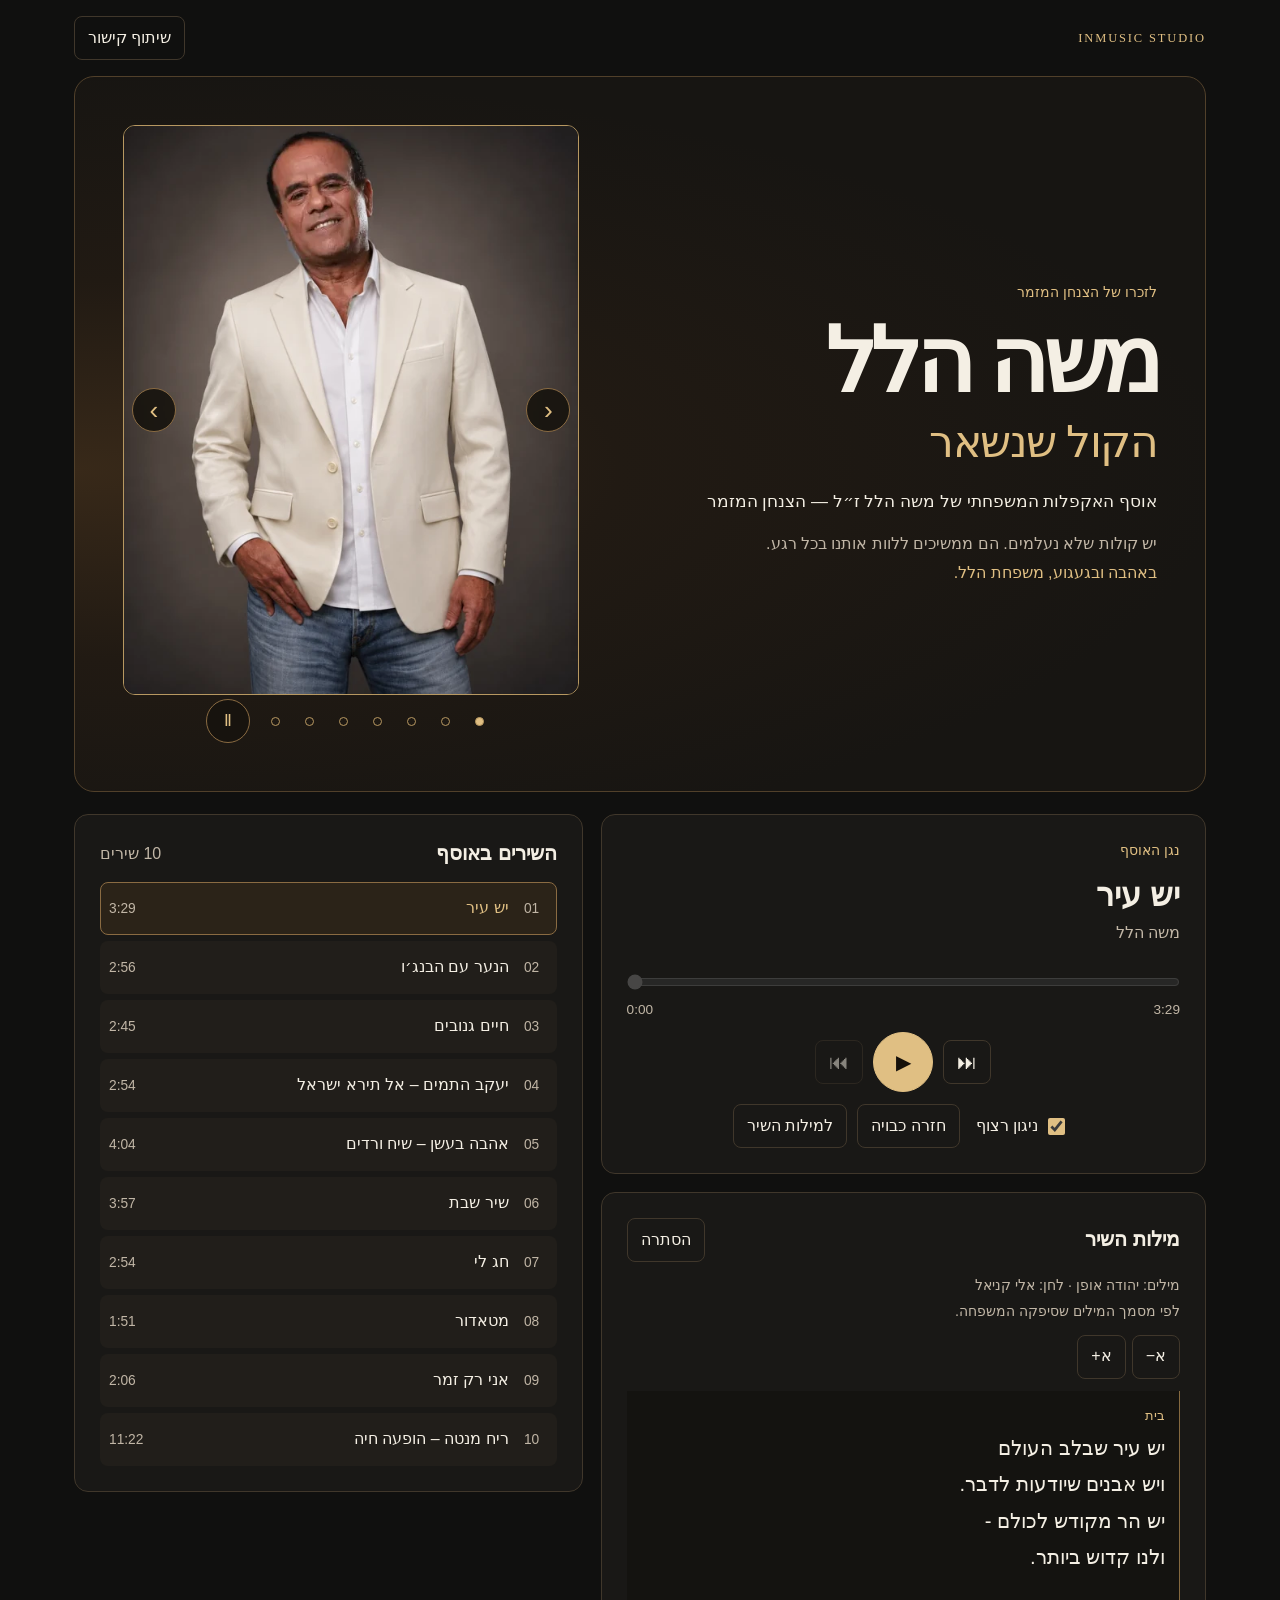
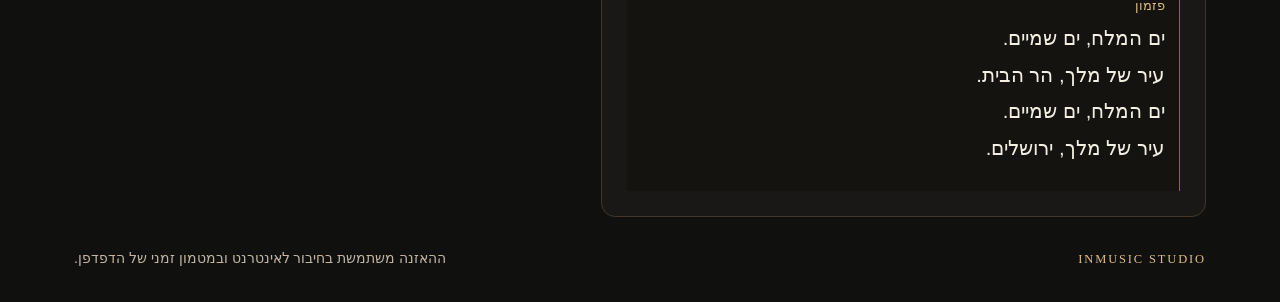
<file: site/index.html>
<!doctype html>
<html lang="he" dir="rtl">
<head>
  <meta charset="utf-8">
  <meta name="viewport" content="width=device-width, initial-scale=1">
  <meta name="robots" content="noindex, nofollow">
  <meta name="theme-color" content="#11100e">
  <title>משה הלל | הקול שנשאר</title>
  <meta name="description" content="אוסף האקפלות המשפחתי של משה הלל ז״ל — הצנחן המזמר.">
  <link rel="canonical" href="https://moshehillel2026.github.io/moshe-hillel-acapella-legacy/">
  <meta property="og:type" content="website">
  <meta property="og:locale" content="he_IL">
  <meta property="og:url" content="https://moshehillel2026.github.io/moshe-hillel-acapella-legacy/">
  <meta property="og:title" content="משה הלל | הקול שנשאר">
  <meta property="og:description" content="אוסף האקפלות המשפחתי של משה הלל ז״ל — הצנחן המזמר.">
  <meta property="og:image" content="https://moshehillel2026.github.io/moshe-hillel-acapella-legacy/images/moshe-hillel-share-v2.jpg">
  <meta property="og:image:secure_url" content="https://moshehillel2026.github.io/moshe-hillel-acapella-legacy/images/moshe-hillel-share-v2.jpg">
  <meta property="og:image:type" content="image/jpeg">
  <meta property="og:image:width" content="1200">
  <meta property="og:image:height" content="1200">
  <meta property="og:image:alt" content="דיוקן של משה הלל">
  <meta name="twitter:card" content="summary_large_image">
  <meta name="twitter:image" content="https://moshehillel2026.github.io/moshe-hillel-acapella-legacy/images/moshe-hillel-share-v2.jpg">
  <meta name="twitter:image:alt" content="דיוקן של משה הלל">
  <link rel="stylesheet" href="style.css?v=portrait-gallery">
  <script src="gallery.js?v=portrait-gallery" defer></script>
  <script src="player.js?v=20261124-lyrics" defer></script>
</head>
<body>
  <div class="frame">
    <header class="masthead">
      <span class="brand">InMusic Studio</span>
      <button id="share" type="button" class="quiet">שיתוף קישור</button>
    </header>
    <main>
      <section class="hero" aria-labelledby="page-title">
        <div class="hero-copy">
          <p class="eyebrow">לזכרו של הצנחן המזמר</p>
          <h1 id="page-title">משה הלל <span aria-hidden="true" class="title-separator">|</span><span>הקול שנשאר</span></h1>
          <p class="subtitle">אוסף האקפלות המשפחתי של משה הלל ז״ל — הצנחן המזמר</p>
          <p class="dedication">יש קולות שלא נעלמים. הם ממשיכים ללוות אותנו בכל רגע.</p>
          <p class="family">באהבה ובגעגוע, משפחת הלל.</p>
        </div>
        <div class="portrait-gallery" aria-label="אלבום תמונות של משה הלל" role="region">
          <div class="portrait-stage">
            <span class="portrait-slide is-current" id="portrait">
              <img src="images/portraits/Moshe-Hillel-01.webp" alt="משה הלל עומד" fetchpriority="high" draggable="false">
            </span>
            <span class="portrait-slide" aria-hidden="true"><img data-src="images/portraits/Moshe-Hillel-02.webp" alt="משה הלל ביד על הסנטר" draggable="false"></span>
            <span class="portrait-slide" aria-hidden="true"><img data-src="images/portraits/Moshe-Hillel-03.webp" alt="משה הלל עם צעיף שחור" draggable="false"></span>
            <span class="portrait-slide" aria-hidden="true"><img data-src="images/portraits/Moshe-Hillel-04.webp" alt="משה הלל מחייך" draggable="false"></span>
            <span class="portrait-slide" aria-hidden="true"><img data-src="images/portraits/Moshe-Hillel-05.webp" alt="משה הלל בפורטרט חזיתי" draggable="false"></span>
            <span class="portrait-slide" aria-hidden="true"><img data-src="images/portraits/Moshe-Hillel-06.webp" alt="משה הלל עם משקפיים" draggable="false"></span>
            <span class="portrait-slide" aria-hidden="true"><img data-src="images/portraits/Moshe-Hillel-07.webp" alt="משה הלל מביט הצידה" draggable="false"></span>
            <button type="button" class="portrait-open" aria-label="הגדלת התמונה" hidden></button>
            <button type="button" class="portrait-arrow portrait-prev" aria-label="התמונה הקודמת" hidden><span aria-hidden="true">›</span></button>
            <button type="button" class="portrait-arrow portrait-next" aria-label="התמונה הבאה" hidden><span aria-hidden="true">‹</span></button>
          </div>
          <div class="portrait-controls" hidden>
            <div class="portrait-dots" role="group" aria-label="בחירת תמונה"></div>
            <button type="button" class="portrait-rotation" aria-label="עצירת החלפה אוטומטית" title="עצירת החלפה אוטומטית"><span aria-hidden="true">Ⅱ</span></button>
          </div>
          <p class="portrait-announcement" role="status"></p>
        </div>
      </section>
      <div class="collection">
        <section class="panel player" aria-labelledby="player-title">
          <p class="eyebrow">נגן האוסף</p>
          <h2 id="player-title">בחרו שיר להאזנה</h2>
          <p id="artist" class="muted">משה הלל</p>
          <audio id="audio" preload="none"></audio>
          <div class="timeline" dir="ltr">
            <input id="seek" type="range" min="0" max="0" value="0" step="0.1" aria-label="מיקום בהקלטה" disabled>
            <div class="times"><span id="elapsed">0:00</span><span id="duration">0:00</span></div>
          </div>
          <div class="transport" dir="ltr">
            <button id="previous" type="button" aria-label="השיר הקודם" title="השיר הקודם" disabled>⏮</button>
            <button id="play" class="play" type="button" aria-label="ניגון" title="ניגון" disabled>
              <span id="play-glyph" aria-hidden="true">▶</span>
            </button>
            <button id="next" type="button" aria-label="השיר הבא" title="השיר הבא" disabled>⏭</button>
          </div>
          <div class="options">
            <label><input id="continuous" type="checkbox" checked> ניגון רצוף</label>
            <button id="repeat" type="button" class="quiet" aria-label="חזרה כבויה. לחיצה למעבר למצב הבא">חזרה כבויה</button>
            <button id="jump-lyrics" class="quiet" type="button">למילות השיר</button>
          </div>
          <p id="player-status" class="status" role="status"></p>
        </section>
        <section class="panel tracklist" aria-labelledby="track-heading">
          <div class="panel-heading"><h2 id="track-heading">השירים באוסף</h2><span id="track-count" class="muted"></span></div>
          <ol id="tracks"></ol>
        </section>
        <section class="panel lyric-panel" aria-labelledby="lyric-title">
          <div class="panel-heading lyric-heading">
            <h2 id="lyric-title">מילות השיר</h2>
            <button id="toggle-lyrics" class="quiet" type="button" aria-expanded="true" aria-controls="lyric-content">הסתרה</button>
          </div>
          <div id="lyric-content">
            <div class="credits" id="credits"></div>
            <div class="lyric-tools">
              <button id="smaller" class="quiet" type="button" aria-label="הקטנת כתב">א−</button>
              <button id="larger" class="quiet" type="button" aria-label="הגדלת כתב">א+</button>
            </div>
            <div id="lyrics" class="lyrics" tabindex="0" role="region" aria-label="מילות השיר">
              <p class="muted">בחרו שיר כדי לקרוא את מילותיו.</p>
            </div>
          </div>
        </section>
      </div>
      <noscript><p>כדי לפתוח את נגן האוסף יש לאפשר JavaScript בדפדפן.</p></noscript>
    </main>
    <footer>
      <span>InMusic Studio</span>
      <p>ההאזנה משתמשת בחיבור לאינטרנט ובמטמון זמני של הדפדפן.</p>
    </footer>
    <dialog class="portrait-dialog" aria-label="תמונה מוגדלת של משה הלל">
      <form method="dialog"><button type="submit" class="quiet" autofocus>סגירה</button></form>
      <img alt="">
    </dialog>
    <dialog id="share-dialog" aria-labelledby="share-title">
      <form method="dialog">
        <h2 id="share-title">שיתוף קישור משפחתי</h2>
        <p>אפשר לפתוח את הקישור ישירות בדפדפן.</p>
        <input id="share-url" type="url" readonly aria-label="קישור לשיתוף" dir="ltr">
        <button type="submit" class="quiet">סגירה</button>
      </form>
    </dialog>
  </div>
</body>
</html>
</file>
<file: site/style.css>
:root {
  color-scheme: dark;
  --bg: #10100f;
  --surface: #191816;
  --line: #40372b;
  --ink: #f4efe4;
  --muted: #c1b6a6;
  --gold: #e0bf83;
  --lyrics-size: 1.27rem;
  font-family: Arial, "Noto Sans Hebrew", sans-serif;
}
* { box-sizing: border-box; }
[hidden] { display: none !important; }
body { margin: 0; background: var(--bg); color: var(--ink); line-height: 1.55; }
button, input { font: inherit; }
button { color: inherit; cursor: pointer; }
button:disabled, input:disabled { cursor: default; opacity: .5; }
:focus-visible { outline: 2px solid var(--gold); outline-offset: 3px; }
.frame { max-width: 1192px; padding: 0 30px; margin: auto; }
.masthead { display: flex; align-items: center; justify-content: space-between; gap: 16px; min-height: 76px; }
.brand, footer > span { font: .78rem Georgia, serif; text-transform: uppercase; letter-spacing: .15em; color: var(--gold); }
.quiet, .transport button {
  min-height: 44px;
  border: 1px solid var(--line);
  border-radius: 8px;
  padding-inline: 13px;
  background: transparent;
}
.quiet:hover, .transport button:hover:not(:disabled) { background: #30271c; border-color: var(--gold); }
.hero {
  position: relative;
  display: grid;
  grid-template-columns: minmax(0, 55fr) minmax(0, 45fr);
  align-items: center;
  gap: 20px;
  border: 1px solid #51402a;
  border-radius: 20px;
  overflow: hidden;
  padding: clamp(22px, 3.8vw, 48px);
  min-height: 385px;
  background: radial-gradient(ellipse at 0% 55%, #382919 0%, #211a13 34%, #171512 72%);
}
.eyebrow { margin: 0 0 12px; color: var(--gold); font-size: .87rem; }
h1, h2, p { margin-block: 0; }
h1 { font-size: clamp(2.75rem, 7vw, 5.6rem); line-height: 1.02; letter-spacing: -.06em; }
h1 span { display: block; margin-top: 13px; color: var(--gold); font-weight: 400; font-size: .49em; letter-spacing: -.035em; }
h2 { font-size: 1.27rem; line-height: 1.35; }
.subtitle { color: var(--ink); margin-top: 24px; font-size: 1.06rem; }
.dedication { margin-top: 17px; color: var(--muted); }
.family { color: var(--gold); margin-top: 4px; }
.portrait-gallery { min-width: 0; width: 100%; }
.portrait-stage {
  position: relative;
  isolation: isolate;
  width: 100%;
  aspect-ratio: 4 / 5;
  overflow: hidden;
  border: 1px solid #b79861;
  border-radius: 12px;
  background: #1d1a16;
  touch-action: pan-y pinch-zoom;
}
.portrait-slide {
  position: absolute;
  inset: 0;
  opacity: 0;
  transition: opacity 800ms ease-in-out;
  pointer-events: none;
}
.portrait-slide.is-current { opacity: 1; z-index: 1; }
.portrait-slide img {
  display: block;
  width: 100%;
  height: 100%;
  object-fit: contain;
}
.portrait-open {
  position: absolute;
  z-index: 2;
  inset: 0;
  width: 100%;
  padding: 0;
  border: 0;
  background: transparent;
  cursor: zoom-in;
}
.portrait-open:focus-visible { outline-offset: -5px; }
.portrait-arrow, .portrait-rotation, .portrait-dot {
  display: grid;
  place-items: center;
  padding: 0;
  color: var(--gold);
  border: 1px solid #8a6b42;
  border-radius: 50%;
  background: #17130ee8;
}
.portrait-arrow {
  position: absolute;
  z-index: 3;
  top: 50%;
  transform: translateY(-50%);
  width: 44px;
  height: 44px;
  font-size: 1.65rem;
  line-height: 1;
}
.portrait-prev { inset-inline-start: 8px; }
.portrait-next { inset-inline-end: 8px; }
.portrait-arrow span { direction: ltr; }
.portrait-arrow:hover, .portrait-rotation:hover { background: #332619; }
.portrait-controls { display: flex; align-items: center; justify-content: center; gap: 8px; padding-block-start: 4px; }
.portrait-dots { display: flex; align-items: center; justify-content: center; }
.portrait-dot { width: clamp(25px, 7vw, 34px); height: 44px; background: none; border: 0; }
.portrait-dot::before { content: ""; width: 7px; height: 7px; border: 1px solid #b79861; border-radius: 50%; }
.portrait-dot[aria-current="true"]::before { background: var(--gold); }
.portrait-rotation { width: 44px; height: 44px; line-height: 1; }
.portrait-announcement { position: absolute; width: 1px; height: 1px; clip-path: inset(50%); overflow: hidden; }
dialog.portrait-dialog { width: fit-content; max-width: calc(100vw - 28px); max-height: calc(100dvh - 28px); padding: 12px; border-color: #b79861; }
.portrait-dialog form { margin-block-end: 8px; }
.portrait-dialog img { display: block; max-width: calc(100vw - 54px); max-height: calc(100dvh - 108px); object-fit: contain; }
@media (prefers-reduced-motion: reduce) {
  .portrait-slide { transition: none; }
}
.collection { display: grid; grid-template-columns: 1fr .84fr; grid-template-areas: "player tracks" "lyrics tracks"; gap: 18px; margin-top: 22px; align-items: start; }
.panel { min-width: 0; border: 1px solid var(--line); background: var(--surface); border-radius: 14px; padding: clamp(15px, 3vw, 25px); }
.player { grid-area: player; }
.player h2 { font-size: clamp(1.45rem, 4.5vw, 2rem); margin-block-end: 4px; }
.tracklist { grid-area: tracks; }
.lyric-panel { grid-area: lyrics; }
.muted { color: var(--muted); }
.timeline { margin-top: 19px; }
.timeline input { display: block; width: 100%; height: 34px; margin: 0; accent-color: var(--gold); cursor: pointer; }
.times { display: flex; justify-content: space-between; color: var(--muted); font-size: .85rem; font-variant-numeric: tabular-nums; }
.transport, .options { display: flex; align-items: center; justify-content: center; flex-wrap: wrap; gap: 10px; margin-top: 12px; }
.transport button { min-width: 48px; font-size: 1.25rem; }
.transport .play { width: 60px; height: 60px; border-radius: 50%; background: var(--gold); color: #15100a; border-color: var(--gold); font-size: 1.25rem; }
.transport .play:hover:not(:disabled) { background: #f3d8a6; }
.options label { min-height: 44px; display: inline-flex; gap: 6px; align-items: center; padding-inline: 6px; cursor: pointer; }
.options input { accent-color: var(--gold); width: 17px; height: 17px; }
.options button[data-active="true"] { color: var(--gold); border-color: #957341; }
.status { color: #f6c794; text-align: center; margin-top: 8px; min-height: 1.55em; }
.status:empty { margin-top: 0; min-height: 0; }
.panel-heading { display: flex; flex-wrap: wrap; align-items: center; justify-content: space-between; gap: 8px 16px; }
#tracks { padding: 0; margin: 14px 0 0; list-style: none; }
#tracks li + li { margin-top: 6px; }
.track {
  display: grid;
  grid-template-columns: 2rem minmax(0, 1fr) auto;
  align-items: center;
  width: 100%;
  min-height: 53px;
  gap: 7px;
  text-align: start;
  border: 1px solid transparent;
  border-radius: 8px;
  background: #211e1a;
  padding: 8px;
}
.track:hover, .track[aria-current="true"] { border-color: #8a6b42; background: #2b2318; }
.track[data-playing="true"] .track-number, .track[aria-current="true"] .track-name { color: var(--gold); }
.track-number, .track-time { font-size: .86rem; color: var(--muted); text-align: center; direction: ltr; }
.track-name { overflow-wrap: anywhere; }
.credits { color: var(--muted); margin-top: 12px; font-size: .9rem; }
.credits p + p { margin-top: 4px; }
.lyric-tools { display: flex; gap: 6px; margin-block: 12px; }
.lyrics { max-height: min(56vh, 400px); overflow-y: auto; padding: 13px 14px; border-inline-start: 1px solid #85693f; background: #141310; font-size: var(--lyrics-size); line-height: 1.8; scrollbar-color: #846c48 #141310; }
.lyrics section + section { margin-top: 18px; }
.lyrics h3 { font-size: .8rem; color: var(--gold); font-weight: normal; margin: 0 0 3px; }
.line-review { display: block; color: #f6c794; font-size: .88em; }
footer { display: flex; align-items: center; justify-content: space-between; gap: 8px 18px; flex-wrap: wrap; min-height: 85px; color: var(--muted); font-size: .88rem; }
dialog { width: min(91vw, 490px); border: 1px solid var(--line); background: var(--surface); color: var(--ink); border-radius: 14px; padding: 24px; }
dialog::backdrop { background: #000a; }
dialog input { display: block; width: 100%; margin-block: 14px; border: 1px solid var(--line); padding: 8px; color: var(--ink); background: var(--bg); }
@media (max-width: 720px) {
  .frame { padding: 0 14px; }
  .masthead { min-height: 58px; }
  .hero { grid-template-columns: 1fr; min-height: 0; gap: 10px; padding: 14px; }
  .hero-copy { font-size: .94rem; line-height: 1.4; }
  .hero-copy h1 { font-size: clamp(2.4rem, 9vw, 3.65rem); }
  .hero-copy .eyebrow { margin-block-end: 6px; }
  .hero-copy .subtitle { margin-block-start: 10px; font-size: 1rem; }
  .hero-copy .dedication { margin-block-start: 8px; }
  .portrait-gallery { grid-row: 1; margin-inline: auto; width: min(100%, 340px); }
  .portrait-stage { width: min(100%, 236px, max(178px, 30svh)); margin-inline: auto; }
  .collection { grid-template-columns: 1fr; grid-template-areas: "player" "tracks" "lyrics"; gap: 14px; margin-top: 16px; }
}
h1 .title-separator { display: inline; position: absolute; width: 1px; height: 1px; overflow: hidden; clip-path: inset(50%); }
</file>
